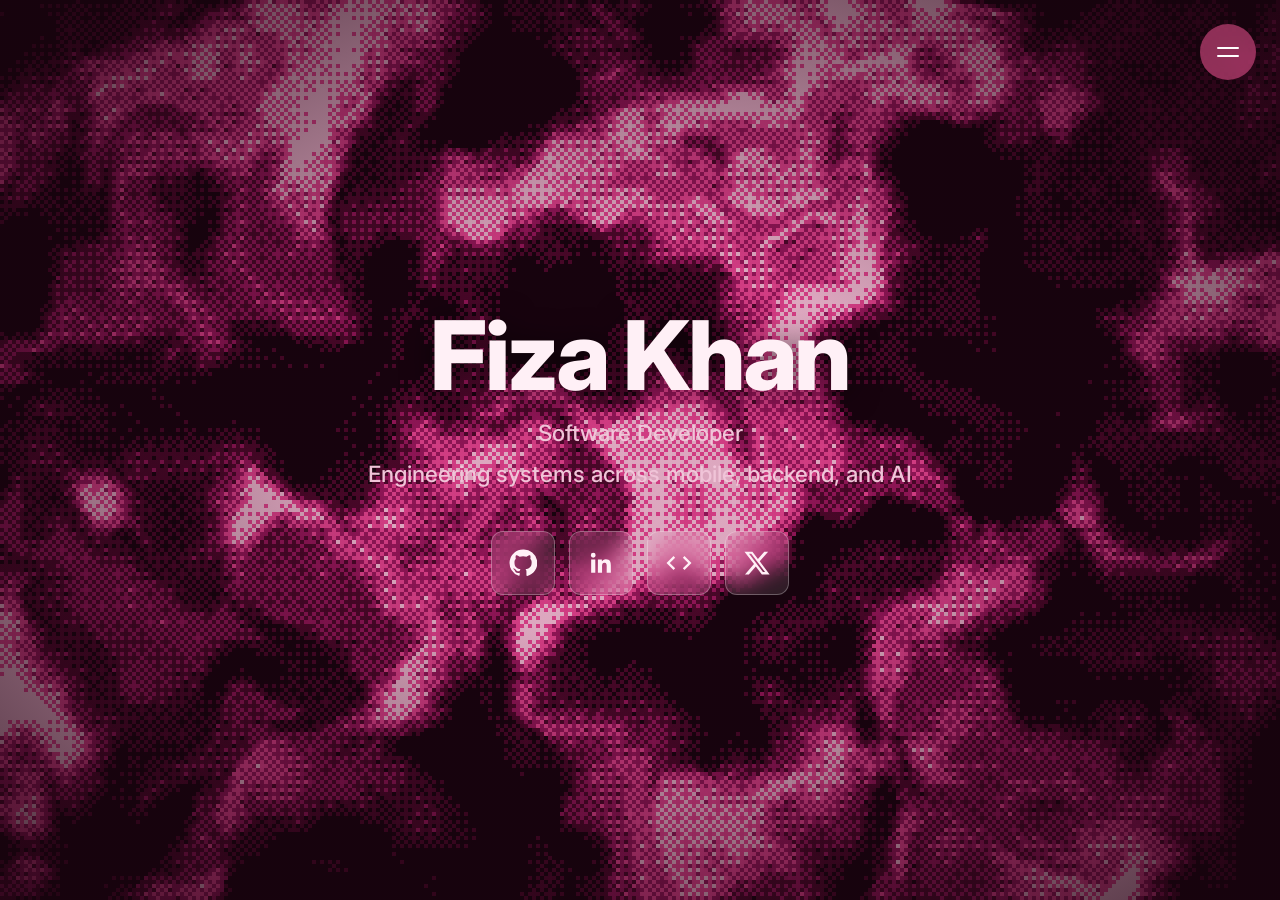
<file: index.html>
<!DOCTYPE html>
<html lang="en"><head><meta charset="utf-8">
<meta name="viewport" content="width=device-width, initial-scale=1, viewport-fit=cover">
<title>Fiza Khan</title><meta name="theme-color" content="#17030d">
<link rel="preconnect" href="https://fonts.googleapis.com"><link rel="preconnect" href="https://fonts.gstatic.com" crossorigin>
<link href="https://fonts.googleapis.com/css2?family=Inter:wght@400;500;700;800&display=swap" rel="stylesheet">
<link rel="stylesheet" href="site.css?v=1"></head>
<body>
<canvas id="bg" aria-hidden="true"></canvas><div class="shade"></div>
<button class="menu-btn" id="menuBtn" aria-label="Open menu" aria-expanded="false" aria-controls="menu"><span></span></button>
<nav class="menu" id="menu" aria-label="Site menu">
  <a class="pill" style="--i:0" href="#home">home</a>
  <a class="pill" style="--i:1" href="about.html">about</a>
  <a class="pill" style="--i:2" href="projects.html">projects</a>
  <a class="pill" style="--i:3" href="hackathon.html">hackathon</a>
  <a class="pill" style="--i:4" href="#soon">coming soon</a>
</nav>

<main class="view" id="home">
  <h1>Fiza Khan</h1>
  <p class="tagline">Software Developer</p>
  <p class="tagline">Engineering systems across mobile, backend, and AI </p>
  <nav class="links" aria-label="Links">
    <a class="btn" data-label="GitHub" aria-label="GitHub" href="https://github.com/inquisitivefiza" target="_blank" rel="noopener"><svg viewBox="0 0 24 24" aria-hidden="true"><path d="M12 .5a11.5 11.5 0 0 0-3.64 22.42c.58.1.79-.25.79-.56v-2c-3.2.7-3.87-1.37-3.87-1.37-.52-1.33-1.28-1.68-1.28-1.68-1.04-.71.08-.7.08-.7 1.15.08 1.76 1.19 1.76 1.19 1.03 1.76 2.7 1.25 3.35.96.1-.75.4-1.25.73-1.54-2.55-.29-5.24-1.28-5.24-5.69 0-1.26.45-2.29 1.19-3.1-.12-.29-.52-1.46.11-3.05 0 0 .97-.31 3.18 1.18a11 11 0 0 1 5.78 0c2.2-1.49 3.17-1.18 3.17-1.18.63 1.59.23 2.76.11 3.05.74.81 1.19 1.84 1.19 3.1 0 4.42-2.69 5.39-5.25 5.68.41.36.78 1.06.78 2.14v3.17c0 .31.21.67.8.56A11.5 11.5 0 0 0 12 .5Z"/></svg></a>
    <a class="btn" data-label="LinkedIn" aria-label="LinkedIn" href="https://www.linkedin.com/in/fiza-khan-09b18b296/" target="_blank" rel="noopener"><svg viewBox="0 0 24 24" aria-hidden="true"><path d="M20.45 20.45h-3.56v-5.57c0-1.33-.03-3.04-1.85-3.04-1.86 0-2.14 1.45-2.14 2.94v5.67H9.34V9h3.42v1.56h.05c.48-.9 1.64-1.85 3.37-1.85 3.6 0 4.27 2.37 4.27 5.46v6.28ZM5.34 7.43a2.06 2.06 0 1 1 0-4.13 2.06 2.06 0 0 1 0 4.13ZM7.12 20.45H3.56V9h3.56v11.45Z"/></svg></a>
    <a class="btn" data-label="Codolio" aria-label="Codolio" href="https://codolio.com/profile/Fiza312" target="_blank" rel="noopener"><svg viewBox="0 0 24 24" aria-hidden="true"><path d="M8.7 16.6 4.1 12l4.6-4.6L7.3 6l-6 6 6 6 1.4-1.4Zm6.6 0 4.6-4.6-4.6-4.6L16.7 6l6 6-6 6-1.4-1.4Z"/></svg></a>
    <a class="btn" data-label="X" aria-label="X (Twitter)" href="https://x.com/khanfiza3dec004" target="_blank" rel="noopener"><svg viewBox="0 0 24 24" aria-hidden="true"><path d="M18.244 2.25h3.308l-7.227 8.26 8.502 11.24H16.17l-5.214-6.817L4.99 21.75H1.68l7.73-8.835L1.254 2.25H8.08l4.713 6.231zm-1.161 17.52h1.833L7.084 4.126H5.117z"/></svg></a>
  </nav>
</main>
<section class="view page" id="soon" hidden><div><h2>coming soon</h2><p>Something new is on the way. Check back soon.</p></div></section>
<script src="bg.js"></script>
<script>
(() => {
  const btn = document.getElementById('menuBtn'), views = [...document.querySelectorAll('.view')];
  const set = o => { document.body.classList.toggle('open', o); btn.setAttribute('aria-expanded', o); btn.setAttribute('aria-label', o ? 'Close menu' : 'Open menu'); };
  const route = () => { const id = location.hash.slice(1); const v = views.find(v => v.id === id) || views[0]; views.forEach(x => x.hidden = x !== v); v.scrollTop = 0; set(false); };
  btn.addEventListener('click', () => set(!document.body.classList.contains('open')));
  addEventListener('keydown', e => { if (e.key === 'Escape') set(false); });
  document.querySelectorAll('.pill').forEach(a => a.addEventListener('click', () => { if (a.getAttribute('href').replace('index.html','') === (location.hash || '#home')) set(false); }));
  addEventListener('hashchange', route); route();
})();
</script></body></html>
</file>
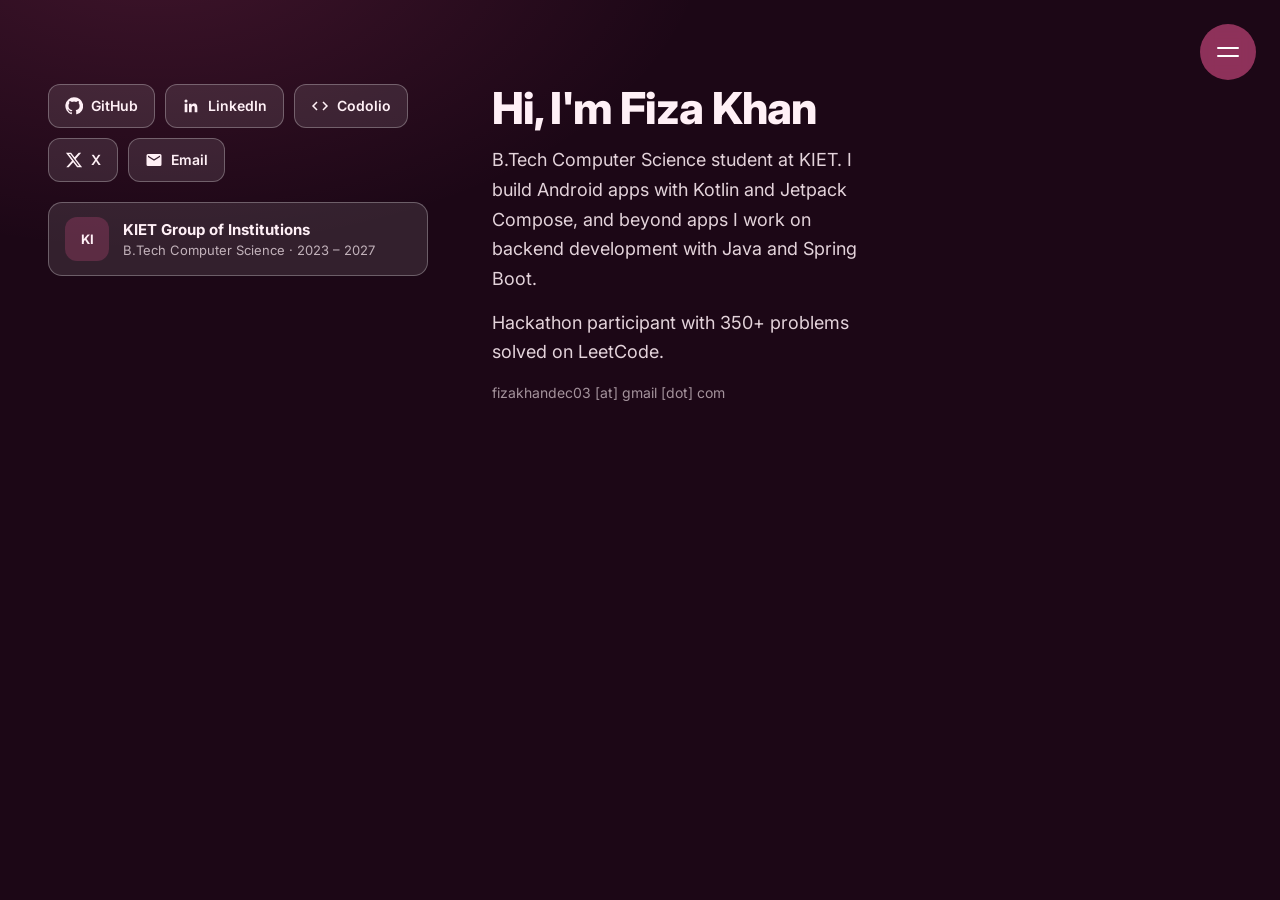
<file: about.html>
<!DOCTYPE html>
<html lang="en"><head><meta charset="utf-8">
<meta name="viewport" content="width=device-width, initial-scale=1, viewport-fit=cover">
<title>About | Fiza Khan</title><meta name="theme-color" content="#17030d">
<link rel="preconnect" href="https://fonts.googleapis.com"><link rel="preconnect" href="https://fonts.gstatic.com" crossorigin>
<link href="https://fonts.googleapis.com/css2?family=Inter:wght@400;500;700;800&display=swap" rel="stylesheet">
<link rel="stylesheet" href="site.css?v=1">
<style>
  /* Force left alignment, overriding any centering rules in site.css */
  .page#about,
  .about-grid,
  .about-side,
  .bio,
  .bio h2,
  .bio p,
  .exp,
  .edu-card,
  .abtns {
    text-align: left !important;
    margin-left: 0 !important;
    margin-right: 0 !important;
  }
  .about-grid {
    justify-content: flex-start !important;
    justify-items: start !important;
  }
  .edu-card,
  .abtn {
    justify-self: start !important;
  }
</style>
</head>
<body class="plain">
<button class="menu-btn" id="menuBtn" aria-label="Open menu" aria-expanded="false" aria-controls="menu"><span></span></button>
<nav class="menu" id="menu" aria-label="Site menu">
  <a class="pill" style="--i:0" href="index.html#home">home</a>
  <a class="pill" style="--i:1" href="about.html">about</a>
  <a class="pill" style="--i:2" href="projects.html">projects</a>
  <a class="pill" style="--i:3" href="hackathon.html">hackathon</a>
  <a class="pill" style="--i:4" href="index.html#soon">coming soon</a>
</nav>
<main class="page" id="about"><div class="about-grid">
  <div class="about-side">
    <div class="abtns">
        <a class="abtn" href="https://github.com/inquisitivefiza" target="_blank" rel="noopener"><svg viewBox="0 0 24 24" aria-hidden="true"><path d="M12 .5a11.5 11.5 0 0 0-3.64 22.42c.58.1.79-.25.79-.56v-2c-3.2.7-3.87-1.37-3.87-1.37-.52-1.33-1.28-1.68-1.28-1.68-1.04-.71.08-.7.08-.7 1.15.08 1.76 1.19 1.76 1.19 1.03 1.76 2.7 1.25 3.35.96.1-.75.4-1.25.73-1.54-2.55-.29-5.24-1.28-5.24-5.69 0-1.26.45-2.29 1.19-3.1-.12-.29-.52-1.46.11-3.05 0 0 .97-.31 3.18 1.18a11 11 0 0 1 5.78 0c2.2-1.49 3.17-1.18 3.17-1.18.63 1.59.23 2.76.11 3.05.74.81 1.19 1.84 1.19 3.1 0 4.42-2.69 5.39-5.25 5.68.41.36.78 1.06.78 2.14v3.17c0 .31.21.67.8.56A11.5 11.5 0 0 0 12 .5Z"/></svg>GitHub</a>
        <a class="abtn" href="https://www.linkedin.com/in/fiza-khan-09b18b296/" target="_blank" rel="noopener"><svg viewBox="0 0 24 24" aria-hidden="true"><path d="M20.45 20.45h-3.56v-5.57c0-1.33-.03-3.04-1.85-3.04-1.86 0-2.14 1.45-2.14 2.94v5.67H9.34V9h3.42v1.56h.05c.48-.9 1.64-1.85 3.37-1.85 3.6 0 4.27 2.37 4.27 5.46v6.28ZM5.34 7.43a2.06 2.06 0 1 1 0-4.13 2.06 2.06 0 0 1 0 4.13ZM7.12 20.45H3.56V9h3.56v11.45Z"/></svg>LinkedIn</a>
        <a class="abtn" href="https://codolio.com/profile/Fiza312" target="_blank" rel="noopener"><svg viewBox="0 0 24 24" aria-hidden="true"><path d="M8.7 16.6 4.1 12l4.6-4.6L7.3 6l-6 6 6 6 1.4-1.4Zm6.6 0 4.6-4.6-4.6-4.6L16.7 6l6 6-6 6-1.4-1.4Z"/></svg>Codolio</a>
        <a class="abtn" href="https://x.com/khanfiza3dec004" target="_blank" rel="noopener"><svg viewBox="0 0 24 24" aria-hidden="true"><path d="M18.244 2.25h3.308l-7.227 8.26 8.502 11.24H16.17l-5.214-6.817L4.99 21.75H1.68l7.73-8.835L1.254 2.25H8.08l4.713 6.231zm-1.161 17.52h1.833L7.084 4.126H5.117z"/></svg>X</a>
        <button class="abtn" type="button" id="mailBtn"><svg viewBox="0 0 24 24" aria-hidden="true"><path d="M20 4H4a2 2 0 0 0-2 2v12a2 2 0 0 0 2 2h16a2 2 0 0 0 2-2V6a2 2 0 0 0-2-2Zm0 4-8 5-8-5V6l8 5 8-5v2Z"/></svg>Email</button>
      </div>
    <div class="exp" aria-label="Education">
      <div class="edu-card"><span class="logo">KI</span><span><strong>KIET Group of Institutions</strong><small>B.Tech Computer Science · 2023 – 2027</small></span></div>
    </div>
  </div>
  <div class="bio">
    <h2>Hi, I'm Fiza Khan</h2>
    <p>B.Tech Computer Science student at KIET. I build Android apps with Kotlin and Jetpack Compose, and beyond apps I work on backend development with Java and Spring Boot.</p>
    <p>Hackathon participant with 350+ problems solved on LeetCode.</p>
    <p class="contact">fizakhandec03 [at] gmail [dot] com</p>
  </div>
</div></main>
<script>
(() => {
  const btn = document.getElementById('menuBtn');
  const set = o => { document.body.classList.toggle('open', o); btn.setAttribute('aria-expanded', o); btn.setAttribute('aria-label', o ? 'Close menu' : 'Open menu'); };
  btn.addEventListener('click', () => set(!document.body.classList.contains('open')));
  addEventListener('keydown', e => { if (e.key === 'Escape') set(false); });
  document.querySelector('.pill[href="about.html"]').addEventListener('click', e => { e.preventDefault(); set(false); });
  document.getElementById('mailBtn').addEventListener('click', () => { location.href = 'mailto:' + 'fizakhandec03' + '@' + 'gmail.com'; });
})();
</script></body></html>
</file>
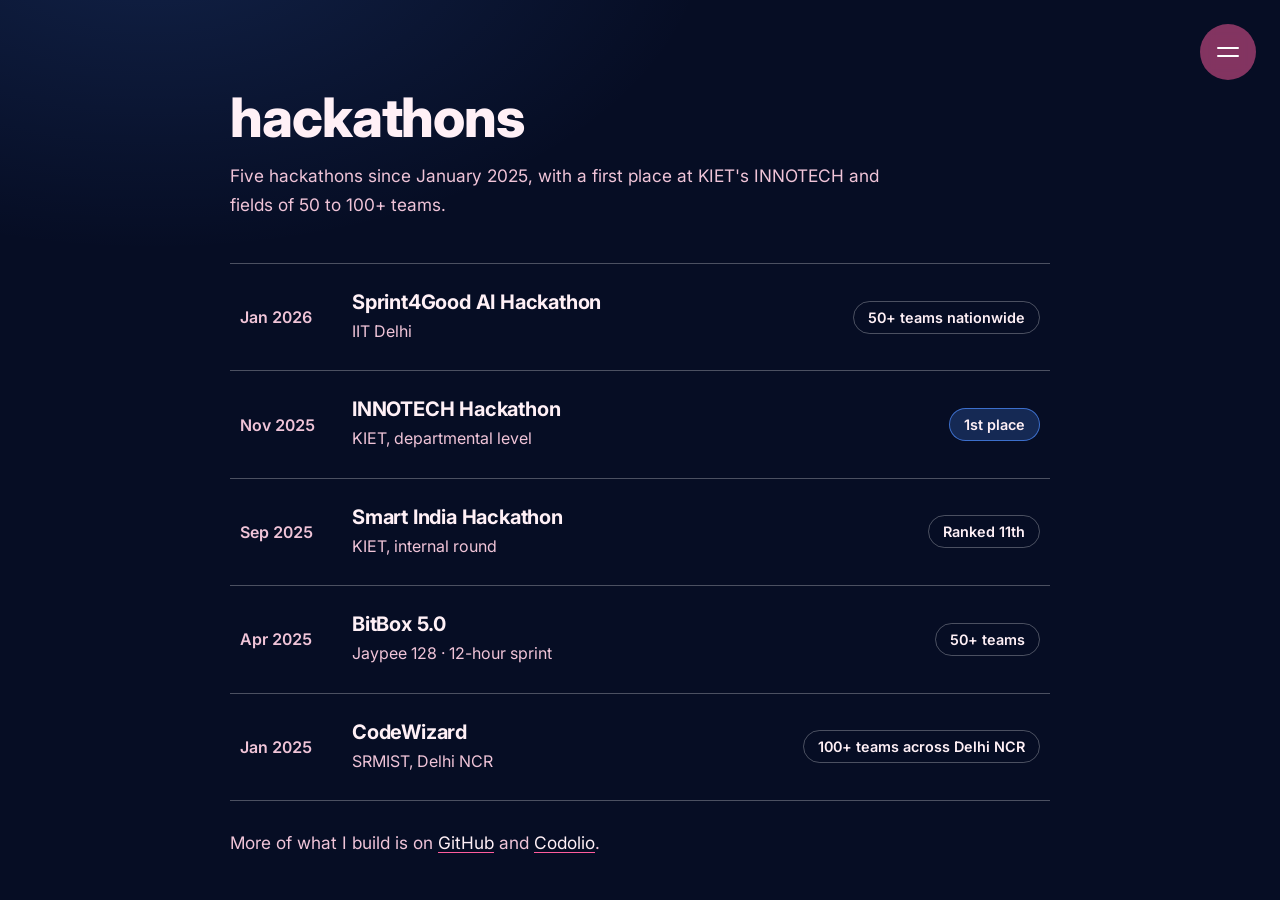
<file: hackathon.html>
<!DOCTYPE html>
<html lang="en">
<head>
<meta charset="utf-8">
<meta name="viewport" content="width=device-width, initial-scale=1, viewport-fit=cover">
<title>Hackathons | Fiza Khan</title>
<meta name="description" content="Hackathons Fiza Khan has competed in.">
<meta name="theme-color" content="#030817">
<link rel="preconnect" href="https://fonts.googleapis.com">
<link rel="preconnect" href="https://fonts.gstatic.com" crossorigin>
<link href="https://fonts.googleapis.com/css2?family=Inter:wght@400;500;700;800&display=swap" rel="stylesheet">
<link rel="stylesheet" href="site.css?v=3">
<style>
  body.plain { background: radial-gradient(900px 520px at 12% -8%, rgba(77,141,255,.16), transparent 62%), #060d24; }
  html { scroll-behavior: smooth; }
  /* scroll fix: site.css centres .page vertically, which clips tall content at the top */
  #hack { justify-content: flex-start; overflow-y: auto; -webkit-overflow-scrolling: touch; overscroll-behavior: contain; touch-action: pan-y; }
  #hack > div { width: min(820px, 100%); margin: 0 auto; flex: none; }
  #hack .lead { margin: 12px 0 0; }
  .rows { list-style: none; margin: 44px 0 0; padding: 0; border-top: 1px solid var(--edge); }
  .row {
    display: flex; align-items: center; gap: 24px; padding: 26px 10px; border-bottom: 1px solid var(--edge);
    transition: background .25s ease;
    animation: rise .5s cubic-bezier(.2,.8,.2,1) backwards; animation-delay: calc(var(--i) * 100ms + 80ms);
  }
  .row:hover { background: rgba(255,255,255,.05); }
  @keyframes rise { from { opacity: 0; transform: translateY(14px); } }
  .year { flex: none; width: 88px; white-space: nowrap; font-weight: 600; color: var(--ink-soft); font-variant-numeric: tabular-nums; }
  .what { flex: 1; min-width: 0; }
  .what h3 { margin: 0; font-size: 1.25rem; font-weight: 700; letter-spacing: -.01em; }
  #hack .what p { margin: 4px 0 0; font-size: 1rem; }
  .result {
    flex: none; padding: 7px 14px; border-radius: 999px; white-space: nowrap;
    font-size: .9rem; font-weight: 600; border: 1px solid var(--edge);
  }
  .result.win { background: rgba(77,141,255,.22); border-color: rgba(77,141,255,.7); }
  #hack .more { margin-top: 28px; }
  @media (max-width: 600px) {
    .row { flex-direction: column; align-items: flex-start; gap: 6px; padding: 20px 4px; }
    .year { width: auto; }
    .result { margin-top: 8px; }
  }
</style>
</head>
<body class="plain">

<button class="menu-btn" id="menuBtn" aria-label="Open menu" aria-expanded="false" aria-controls="menu"><span></span></button>
<nav class="menu" id="menu" aria-label="Site menu">
  <a class="pill" style="--i:0" href="index.html#home">home</a>
  <a class="pill" style="--i:1" href="about.html">about</a>
  <a class="pill" style="--i:2" href="projects.html">projects</a>
  <a class="pill" style="--i:3" href="hackathon.html">hackathon</a>
  <a class="pill" style="--i:4" href="index.html#soon">coming soon</a>
</nav>

<main class="page" id="hack"><div>
  <h2>hackathons</h2>
  <p class="lead">Five hackathons since January 2025, with a first place at KIET's INNOTECH and fields of 50 to 100+ teams.</p>

  <ol class="rows">
    <li class="row" style="--i:0">
      <span class="year">Jan 2026</span>
      <div class="what"><h3>Sprint4Good AI Hackathon</h3><p>IIT Delhi</p></div>
      <span class="result">50+ teams nationwide</span>
    </li>
    <li class="row" style="--i:1">
      <span class="year">Nov 2025</span>
      <div class="what"><h3>INNOTECH Hackathon</h3><p>KIET, departmental level</p></div>
      <span class="result win">1st place</span>
    </li>
    <li class="row" style="--i:2">
      <span class="year">Sep 2025</span>
      <div class="what"><h3>Smart India Hackathon</h3><p>KIET, internal round</p></div>
      <span class="result">Ranked 11th</span>
    </li>
    <li class="row" style="--i:3">
      <span class="year">Apr 2025</span>
      <div class="what"><h3>BitBox 5.0</h3><p>Jaypee 128 · 12-hour sprint</p></div>
      <span class="result">50+ teams</span>
    </li>
    <li class="row" style="--i:4">
      <span class="year">Jan 2025</span>
      <div class="what"><h3>CodeWizard</h3><p>SRMIST, Delhi NCR</p></div>
      <span class="result">100+ teams across Delhi NCR</span>
    </li>
  </ol>

  <p class="more">More of what I build is on <a href="https://github.com/inquisitivefiza" target="_blank" rel="noopener">GitHub</a> and <a href="https://codolio.com/profile/Fiza312" target="_blank" rel="noopener">Codolio</a>.</p>
</div></main>

<script>
(() => {
  const btn = document.getElementById('menuBtn');
  const set = o => {
    document.body.classList.toggle('open', o);
    btn.setAttribute('aria-expanded', o);
    btn.setAttribute('aria-label', o ? 'Close menu' : 'Open menu');
  };
  btn.addEventListener('click', () => set(!document.body.classList.contains('open')));
  addEventListener('keydown', e => { if (e.key === 'Escape') set(false); });
  // "hackathon" is this page, so just close the menu
  document.querySelector('.pill[href="hackathon.html"]').addEventListener('click', e => { e.preventDefault(); set(false); });
})();
</script>
</body>
</html>
</file>
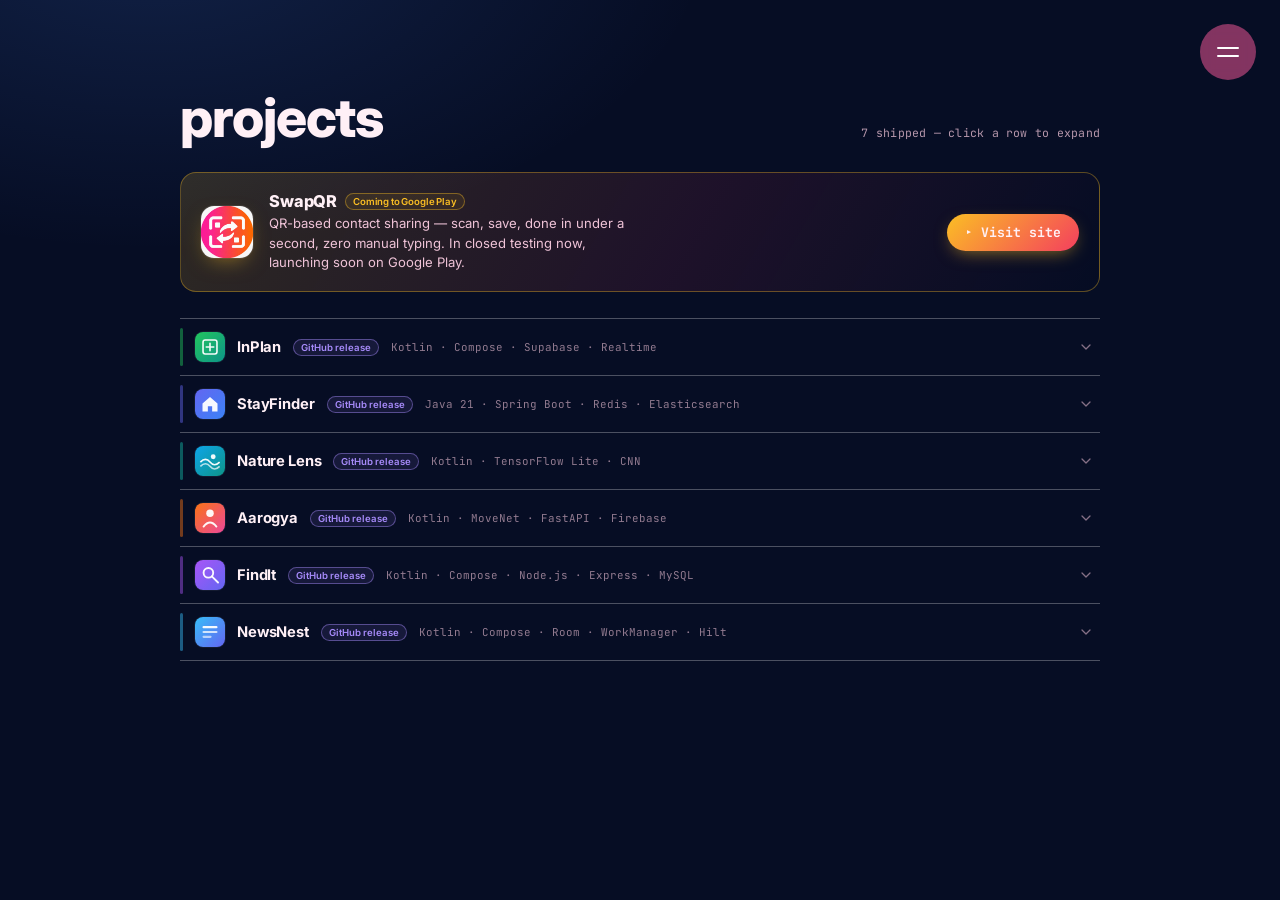
<file: projects.html>
<!DOCTYPE html>
<html lang="en">
<head>
<meta charset="utf-8">
<meta name="viewport" content="width=device-width, initial-scale=1, viewport-fit=cover">
<title>Projects | Fiza Khan</title>
<meta name="description" content="Projects by Fiza Khan.">
<meta name="theme-color" content="#030817">
<link rel="preconnect" href="https://fonts.googleapis.com">
<link rel="preconnect" href="https://fonts.gstatic.com" crossorigin>
<link href="https://fonts.googleapis.com/css2?family=Inter:wght@400;500;700;800&family=JetBrains+Mono:wght@400;500;600&display=swap" rel="stylesheet">
<link rel="stylesheet" href="site.css?v=3">
<style>
  body.plain { background: radial-gradient(900px 520px at 12% -8%, rgba(77,141,255,.16), transparent 62%), #060d24; }
  #proj > div { width: min(920px, 100%); }

  /* ---- header row ---- */
  .proj-head { display: flex; align-items: baseline; justify-content: space-between; gap: 12px; flex-wrap: wrap; }
  .proj-count { font-family: 'JetBrains Mono', monospace; font-size: .72rem; color: var(--ink-soft); letter-spacing: .02em; opacity: .75; }

  /* ---- manifest list ---- */
  .pmanifest { margin: 22px 0 0; border-top: 1px solid var(--edge); }

  .prow { border-bottom: 1px solid var(--edge); position: relative; }

  .prow summary {
    list-style: none; cursor: pointer; display: flex; align-items: center; gap: 12px;
    padding: 13px 6px 13px 15px; outline: none;
  }
  .prow summary::-webkit-details-marker { display: none; }
  .prow summary::marker { content: ''; }

  /* viewfinder brackets — the "lens" mark, appears on hover/focus/open */
  .prow summary::before, .prow summary::after { content: none; }
  .prow {
    transition: background .15s ease, transform .15s ease;
    animation: rowIn .5s cubic-bezier(.16,1,.3,1) backwards;
    animation-delay: calc(var(--i, 0) * 55ms);
  }
  @keyframes rowIn { from { opacity: 0; transform: translateY(7px); } to { opacity: 1; transform: none; } }
  @media (prefers-reduced-motion: reduce) { .prow { animation: none; } }
  .prow:hover, .prow:focus-within, .prow[open] { background: rgba(77,141,255,.045); transform: translateX(2px); }

  /* colour-coded accent bar — every row gets its project's hue, brightens on interaction */
  .prow::before {
    content: ''; position: absolute; left: 0; top: 9px; bottom: 9px; width: 3px; border-radius: 3px;
    background: var(--rc, var(--accent)); opacity: .45;
    transition: opacity .15s ease, width .15s ease;
  }
  .prow:hover::before, .prow:focus-within::before, .prow[open]::before { opacity: 1; width: 4px; }
  .prow summary { position: relative; }
  .prow summary .bracket { position: absolute; width: 8px; height: 8px; opacity: 0; transition: opacity .15s ease; pointer-events: none; }
  .prow summary .bracket.tl { top: 4px; left: -1px; border-top: 1.5px solid var(--accent); border-left: 1.5px solid var(--accent); }
  .prow summary .bracket.br { bottom: 4px; right: -1px; border-bottom: 1.5px solid var(--accent); border-right: 1.5px solid var(--accent); }
  .prow:hover summary .bracket, .prow:focus-within summary .bracket, .prow[open] summary .bracket { opacity: .8; }

  .prow-thumb { flex: none; width: 30px; height: 30px; border-radius: 8px; overflow: hidden; box-shadow: 0 0 0 1px rgba(255,255,255,.06); }
  .prow-thumb img, .prow-thumb svg { width: 100%; height: 100%; object-fit: cover; display: block; }

  .prow-name { font-weight: 700; font-size: .92rem; letter-spacing: -.01em; flex: none; }

  .pbadge {
    font-size: .6rem; font-weight: 600; padding: 2px 7px; border-radius: 999px;
    border: 1px solid rgba(251,191,36,.4); background: rgba(251,191,36,.08); color: #fbbf24;
    white-space: nowrap; flex: none;
  }
  .pbadge.release {
    border-color: rgba(167,139,250,.45); background: rgba(167,139,250,.1); color: #a78bfa;
  }
  .pbadge.demo {
    border-color: rgba(56,189,248,.45); background: rgba(56,189,248,.1); color: #38bdf8;
  }

  .prow-preview {
    font-family: 'JetBrains Mono', monospace; font-size: .68rem; color: var(--ink-soft);
    opacity: .6; white-space: nowrap; overflow: hidden; text-overflow: ellipsis;
    flex: 1 1 auto; min-width: 0;
  }

  .prow-chev {
    flex: none; width: 16px; height: 16px; color: var(--ink-soft); opacity: .55;
    transition: transform .18s ease;
  }
  .prow[open] .prow-chev { transform: rotate(180deg); }

  .pbody { padding: 2px 6px 18px 53px; animation: pfade .18s ease; }
  @keyframes pfade { from { opacity: 0; transform: translateY(-3px); } to { opacity: 1; transform: none; } }

  #proj .pdesc { margin: 0 0 12px; font-size: .84rem; line-height: 1.55; color: var(--ink-soft); text-align: left; max-width: 62ch; }

  .stack { display: flex; flex-wrap: wrap; gap: 5px; margin-bottom: 14px; }
  .stack span { padding: 2px 8px; border-radius: 999px; font-size: .66rem; font-weight: 500; font-family: 'JetBrains Mono', monospace; border: 1px solid var(--edge); color: var(--ink-soft); }

  .pgo {
    display: inline-block; padding: 6px 14px; border-radius: 999px;
    font-weight: 600; font-size: .78rem; color: var(--ink); text-decoration: none;
    border: 1px solid rgba(77,141,255,.7); background: rgba(77,141,255,.16);
    transition: background .2s ease;
  }
  .pgo:hover { background: rgba(77,141,255,.4); }

  .pgo.ghbtn {
    display: inline-flex; align-items: center; gap: 6px;
    border-color: rgba(167,139,250,.65); background: rgba(167,139,250,.14);
  }
  .pgo.ghbtn:hover { background: rgba(167,139,250,.32); }
  .pgo.ghbtn svg { width: 13px; height: 13px; flex: none; }

  .pgo.demobtn {
    display: inline-flex; align-items: center; gap: 6px;
    border-color: rgba(56,189,248,.65); background: rgba(56,189,248,.14);
  }
  .pgo.demobtn:hover { background: rgba(56,189,248,.32); }
  .pgo.demobtn svg { width: 11px; height: 11px; flex: none; }

  @media (max-width: 560px) {
    .prow-preview { display: none; }
    .pbody { padding-left: 15px; }
  }

  /* ---- SwapQR hero callout ---- */
  .proj-hero {
    display: flex; align-items: center; gap: 16px; margin: 22px 0 26px; padding: 18px 20px;
    border-radius: 16px; position: relative; overflow: hidden;
    background: linear-gradient(120deg, rgba(251,191,36,.16), rgba(244,63,94,.1) 55%, rgba(6,13,36,0));
    border: 1px solid rgba(251,191,36,.35);
    animation: rowIn .5s cubic-bezier(.16,1,.3,1) backwards; animation-delay: 40ms;
  }
  .proj-hero-icon {
    flex: none; width: 52px; height: 52px; border-radius: 13px; overflow: hidden;
    box-shadow: 0 8px 22px -8px rgba(251,191,36,.55), 0 0 0 1px rgba(255,255,255,.08);
    animation: vmFloat 2.6s ease-in-out infinite;
  }
  .proj-hero-icon img { width: 100%; height: 100%; object-fit: cover; display: block; }
  @keyframes vmFloat { 0%,100% { transform: translateY(0); } 50% { transform: translateY(-4px); } }
  @media (prefers-reduced-motion: reduce) { .proj-hero-icon { animation: none; } }

  .proj-hero-text { flex: 1 1 auto; min-width: 0; }
  .proj-hero-text h3 { margin: 0 0 3px; font-size: 1.02rem; font-weight: 800; letter-spacing: -.01em; display: flex; align-items: center; gap: 8px; flex-wrap: wrap; }
  .proj-hero-text p { margin: 0; font-size: .82rem; line-height: 1.5; color: var(--ink-soft); max-width: 46ch; }

  .proj-hero-cta {
    flex: none; padding: 10px 18px; border-radius: 999px; font-weight: 700; font-size: .82rem;
    font-family: 'JetBrains Mono', monospace; border: none; cursor: pointer; text-decoration: none;
    background: linear-gradient(135deg, #fbbf24, #f43f5e); color: #2a0a05;
    box-shadow: 0 6px 18px -6px rgba(251,191,36,.6); transition: transform .15s ease, box-shadow .15s ease;
    display: inline-block;
  }
  .proj-hero-cta:hover { transform: translateY(-1px); box-shadow: 0 10px 22px -6px rgba(251,191,36,.8); }

  @media (max-width: 560px) {
    .proj-hero { flex-wrap: wrap; }
    .proj-hero-cta { width: 100%; text-align: center; }
  }
</style>

</head>
<body class="plain">

<button class="menu-btn" id="menuBtn" aria-label="Open menu" aria-expanded="false" aria-controls="menu"><span></span></button>
<nav class="menu" id="menu" aria-label="Site menu">
  <a class="pill" style="--i:0" href="index.html#home">home</a>
  <a class="pill" style="--i:1" href="about.html">about</a>
  <a class="pill" style="--i:2" href="projects.html">projects</a>
  <a class="pill" style="--i:3" href="hackathon.html">hackathon</a>
  <a class="pill" style="--i:4" href="index.html#soon">coming soon</a>
</nav>

<main class="page" id="proj"><div>

  <div class="proj-head">
    <h2>projects</h2>
    <span class="proj-count">7 shipped — click a row to expand</span>
  </div>

  <div class="proj-hero">
    <div class="proj-hero-icon"><img src="swapqr-logo.jpg" alt="SwapQR logo"></div>
    <div class="proj-hero-text">
      <h3>SwapQR <span class="pbadge">Coming to Google Play</span></h3>
      <p>QR-based contact sharing — scan, save, done in under a second, zero manual typing. In closed testing now, launching soon on Google Play.</p>
    </div>
    <a class="proj-hero-cta" href="https://swapqrr.vercel.app/" target="_blank" rel="noopener">▸ Visit site</a>
  </div>

  <div class="pmanifest">

    <details class="prow" style="--rc:#22c55e;--i:0">
      <summary>
        <span class="bracket tl"></span><span class="bracket br"></span>
        <span class="prow-thumb">
          <svg viewBox="0 0 112 112" xmlns="http://www.w3.org/2000/svg">
            <defs><linearGradient id="ipgrad" x1="0" y1="0" x2="1" y2="1"><stop offset="0" stop-color="#22c55e"/><stop offset="1" stop-color="#0d9488"/></linearGradient></defs>
            <rect width="112" height="112" fill="url(#ipgrad)"/>
            <rect x="30" y="30" width="52" height="52" rx="8" fill="none" stroke="#fff" stroke-width="6" opacity="0.95"/>
            <path d="M42 56 h28 M56 42 v28" stroke="#fff" stroke-width="6" stroke-linecap="round" opacity="0.95"/>
          </svg>
        </span>
        <span class="prow-name">InPlan</span>
        <span class="pbadge release">GitHub release</span>
        <span class="prow-preview">Kotlin · Compose · Supabase · Realtime</span>
        <svg class="prow-chev" viewBox="0 0 20 20" fill="none"><path d="M5 7.5L10 12.5L15 7.5" stroke="currentColor" stroke-width="1.6" stroke-linecap="round" stroke-linejoin="round"/></svg>
      </summary>
      <div class="pbody">
        <p class="pdesc">Group expense tracker for trips — Supabase-backed with Row Level Security scoping every read to trip membership, Realtime-propagated balances, and Splitwise-style debt-minimizing settlement that collapses an N-person trip's debts to at most N−1 transactions.</p>
        <div class="stack"><span>Kotlin</span><span>Jetpack Compose</span><span>Supabase</span><span>Postgres</span><span>Realtime</span></div>
        <a class="pgo ghbtn" href="https://github.com/curiousfalak/inplan/releases/tag/v1.0.0" target="_blank" rel="noopener"><svg viewBox="0 0 16 16" fill="currentColor"><path d="M8 0C3.58 0 0 3.58 0 8a8 8 0 0 0 5.47 7.59c.4.07.55-.17.55-.38v-1.49c-2.22.48-2.69-1.07-2.69-1.07-.36-.93-.89-1.17-.89-1.17-.72-.5.06-.49.06-.49.8.06 1.22.82 1.22.82.71 1.22 1.87.87 2.33.66.07-.52.28-.87.5-1.07-1.78-.2-3.64-.89-3.64-3.95 0-.87.31-1.59.82-2.15-.08-.2-.36-1.02.08-2.12 0 0 .67-.21 2.2.82a7.6 7.6 0 0 1 4 0c1.53-1.03 2.2-.82 2.2-.82.44 1.1.16 1.92.08 2.12.51.56.82 1.28.82 2.15 0 3.07-1.87 3.75-3.65 3.95.29.25.54.73.54 1.48v2.2c0 .21.15.46.55.38A8 8 0 0 0 16 8c0-4.42-3.58-8-8-8Z"/></svg>GitHub release</a>
      </div>
    </details>

    <details class="prow" style="--rc:#6366f1;--i:1">
      <summary>
        <span class="bracket tl"></span><span class="bracket br"></span>
        <span class="prow-thumb">
          <svg viewBox="0 0 112 112" xmlns="http://www.w3.org/2000/svg">
            <defs><linearGradient id="sfgrad" x1="0" y1="0" x2="1" y2="1"><stop offset="0" stop-color="#6366f1"/><stop offset="1" stop-color="#3b82f6"/></linearGradient></defs>
            <rect width="112" height="112" fill="url(#sfgrad)"/>
            <path d="M56 30 L84 54 L84 84 L64 84 L64 64 L48 64 L48 84 L28 84 L28 54 Z" fill="#fff" opacity="0.95"/>
          </svg>
        </span>
        <span class="prow-name">StayFinder</span>
        <span class="pbadge release">GitHub release</span>
        <span class="prow-preview">Java 21 · Spring Boot · Redis · Elasticsearch</span>
        <svg class="prow-chev" viewBox="0 0 20 20" fill="none"><path d="M5 7.5L10 12.5L15 7.5" stroke="currentColor" stroke-width="1.6" stroke-linecap="round" stroke-linejoin="round"/></svg>
      </summary>
      <div class="pbody">
        <p class="pdesc">Per-listing distributed locks in Redis serialize concurrent booking attempts down to a single winner, layered over an Elasticsearch index spanning thousands of listings and an IP-scoped rate limiter capped at 100 req/min.</p>
        <div class="stack"><span>Java 21</span><span>Spring Boot</span><span>PostgreSQL</span><span>Redis</span><span>Elasticsearch</span></div>
        <a class="pgo ghbtn" href="https://github.com/curiousfalak/stayfinder/releases/tag/v1.0.0" target="_blank" rel="noopener"><svg viewBox="0 0 16 16" fill="currentColor"><path d="M8 0C3.58 0 0 3.58 0 8a8 8 0 0 0 5.47 7.59c.4.07.55-.17.55-.38v-1.49c-2.22.48-2.69-1.07-2.69-1.07-.36-.93-.89-1.17-.89-1.17-.72-.5.06-.49.06-.49.8.06 1.22.82 1.22.82.71 1.22 1.87.87 2.33.66.07-.52.28-.87.5-1.07-1.78-.2-3.64-.89-3.64-3.95 0-.87.31-1.59.82-2.15-.08-.2-.36-1.02.08-2.12 0 0 .67-.21 2.2.82a7.6 7.6 0 0 1 4 0c1.53-1.03 2.2-.82 2.2-.82.44 1.1.16 1.92.08 2.12.51.56.82 1.28.82 2.15 0 3.07-1.87 3.75-3.65 3.95.29.25.54.73.54 1.48v2.2c0 .21.15.46.55.38A8 8 0 0 0 16 8c0-4.42-3.58-8-8-8Z"/></svg>GitHub release</a>
      </div>
    </details>

    <details class="prow" style="--rc:#14b8a6;--i:2">
      <summary>
        <span class="bracket tl"></span><span class="bracket br"></span>
        <span class="prow-thumb">
          <svg viewBox="0 0 112 112" xmlns="http://www.w3.org/2000/svg">
            <defs><linearGradient id="nlgrad" x1="0" y1="0" x2="1" y2="1"><stop offset="0" stop-color="#0ea5e9"/><stop offset="1" stop-color="#0d9488"/></linearGradient></defs>
            <rect width="112" height="112" fill="url(#nlgrad)"/>
            <path d="M20 60 Q40 40 56 60 T92 60" stroke="#fff" stroke-width="6" fill="none" opacity="0.95"/>
            <path d="M20 76 Q40 56 56 76 T92 76" stroke="#fff" stroke-width="6" fill="none" opacity="0.7"/>
            <circle cx="68" cy="40" r="9" fill="#fff" opacity="0.95"/>
          </svg>
        </span>
        <span class="prow-name">Nature Lens</span>
        <span class="pbadge release">GitHub release</span>
        <span class="prow-preview">Kotlin · TensorFlow Lite · CNN</span>
        <svg class="prow-chev" viewBox="0 0 20 20" fill="none"><path d="M5 7.5L10 12.5L15 7.5" stroke="currentColor" stroke-width="1.6" stroke-linecap="round" stroke-linejoin="round"/></svg>
      </summary>
      <div class="pbody">
        <p class="pdesc">On-device CNN classifier (TFLite) spanning 9 marine species, auto-geotagging each sighting and firing a local alert the moment a threatened species is logged.</p>
        <div class="stack"><span>Kotlin</span><span>Jetpack Compose</span><span>TensorFlow Lite</span><span>CNN</span></div>
        <a class="pgo ghbtn" href="https://github.com/curiousfalak/bitbox_bytecrafters/releases/tag/v1.0.0" target="_blank" rel="noopener"><svg viewBox="0 0 16 16" fill="currentColor"><path d="M8 0C3.58 0 0 3.58 0 8a8 8 0 0 0 5.47 7.59c.4.07.55-.17.55-.38v-1.49c-2.22.48-2.69-1.07-2.69-1.07-.36-.93-.89-1.17-.89-1.17-.72-.5.06-.49.06-.49.8.06 1.22.82 1.22.82.71 1.22 1.87.87 2.33.66.07-.52.28-.87.5-1.07-1.78-.2-3.64-.89-3.64-3.95 0-.87.31-1.59.82-2.15-.08-.2-.36-1.02.08-2.12 0 0 .67-.21 2.2.82a7.6 7.6 0 0 1 4 0c1.53-1.03 2.2-.82 2.2-.82.44 1.1.16 1.92.08 2.12.51.56.82 1.28.82 2.15 0 3.07-1.87 3.75-3.65 3.95.29.25.54.73.54 1.48v2.2c0 .21.15.46.55.38A8 8 0 0 0 16 8c0-4.42-3.58-8-8-8Z"/></svg>GitHub release</a>
      </div>
    </details>

    <details class="prow" style="--rc:#f97316;--i:3">
      <summary>
        <span class="bracket tl"></span><span class="bracket br"></span>
        <span class="prow-thumb">
          <svg viewBox="0 0 112 112" xmlns="http://www.w3.org/2000/svg">
            <defs><linearGradient id="aagrad" x1="0" y1="0" x2="1" y2="1"><stop offset="0" stop-color="#f97316"/><stop offset="1" stop-color="#ec4899"/></linearGradient></defs>
            <rect width="112" height="112" fill="url(#aagrad)"/>
            <circle cx="56" cy="38" r="14" fill="#fff" opacity="0.95"/>
            <path d="M32 88 Q56 58 80 88" stroke="#fff" stroke-width="7" fill="none" opacity="0.95" stroke-linecap="round"/>
          </svg>
        </span>
        <span class="prow-name">Aarogya</span>
        <span class="pbadge release">GitHub release</span>
        <span class="prow-preview">Kotlin · MoveNet · FastAPI · Firebase</span>
        <svg class="prow-chev" viewBox="0 0 20 20" fill="none"><path d="M5 7.5L10 12.5L15 7.5" stroke="currentColor" stroke-width="1.6" stroke-linecap="round" stroke-linejoin="round"/></svg>
      </summary>
      <div class="pbody">
        <p class="pdesc">MoveNet + MediaPipe pose pipeline tracking 33 body landmarks per frame for real-time form correction, with biometric state synced live through the Fitbit and Wear OS APIs.</p>
        <div class="stack"><span>Kotlin</span><span>TensorFlow Lite</span><span>MoveNet</span><span>FastAPI</span><span>Firebase</span></div>
        <a class="pgo ghbtn" href="https://github.com/curiousfalak/Aarogya/releases/tag/v1.0.0" target="_blank" rel="noopener"><svg viewBox="0 0 16 16" fill="currentColor"><path d="M8 0C3.58 0 0 3.58 0 8a8 8 0 0 0 5.47 7.59c.4.07.55-.17.55-.38v-1.49c-2.22.48-2.69-1.07-2.69-1.07-.36-.93-.89-1.17-.89-1.17-.72-.5.06-.49.06-.49.8.06 1.22.82 1.22.82.71 1.22 1.87.87 2.33.66.07-.52.28-.87.5-1.07-1.78-.2-3.64-.89-3.64-3.95 0-.87.31-1.59.82-2.15-.08-.2-.36-1.02.08-2.12 0 0 .67-.21 2.2.82a7.6 7.6 0 0 1 4 0c1.53-1.03 2.2-.82 2.2-.82.44 1.1.16 1.92.08 2.12.51.56.82 1.28.82 2.15 0 3.07-1.87 3.75-3.65 3.95.29.25.54.73.54 1.48v2.2c0 .21.15.46.55.38A8 8 0 0 0 16 8c0-4.42-3.58-8-8-8Z"/></svg>GitHub release</a>
      </div>
    </details>

    <details class="prow" style="--rc:#a855f7;--i:4">
      <summary>
        <span class="bracket tl"></span><span class="bracket br"></span>
        <span class="prow-thumb">
          <svg viewBox="0 0 112 112" xmlns="http://www.w3.org/2000/svg">
            <defs><linearGradient id="figrad" x1="0" y1="0" x2="1" y2="1"><stop offset="0" stop-color="#a855f7"/><stop offset="1" stop-color="#6366f1"/></linearGradient></defs>
            <rect width="112" height="112" fill="url(#figrad)"/>
            <circle cx="50" cy="48" r="18" fill="none" stroke="#fff" stroke-width="7" opacity="0.95"/>
            <line x1="63" y1="61" x2="86" y2="84" stroke="#fff" stroke-width="7" stroke-linecap="round" opacity="0.95"/>
          </svg>
        </span>
        <span class="prow-name">FindIt</span>
        <span class="pbadge release">GitHub release</span>
        <span class="prow-preview">Kotlin · Compose · Node.js · Express · MySQL</span>
        <svg class="prow-chev" viewBox="0 0 20 20" fill="none"><path d="M5 7.5L10 12.5L15 7.5" stroke="currentColor" stroke-width="1.6" stroke-linecap="round" stroke-linejoin="round"/></svg>
      </summary>
      <div class="pbody">
        <p class="pdesc">Lost-and-found matching engine for campuses — every post is reduced to a 64-bit perceptual hash and compared by Hamming distance, so near-duplicate photos (different crop, lighting, angle) still resolve to the same item with zero manual tagging, turning a raw photo search into a ranked similarity list.</p>
        <div class="stack"><span>Kotlin</span><span>Jetpack Compose</span><span>Node.js</span><span>Express</span><span>MySQL</span><span>Docker</span></div>
        <a class="pgo ghbtn" href="https://github.com/inquisitivefiza/findit/releases/tag/v1.0.0" target="_blank" rel="noopener"><svg viewBox="0 0 16 16" fill="currentColor"><path d="M8 0C3.58 0 0 3.58 0 8a8 8 0 0 0 5.47 7.59c.4.07.55-.17.55-.38v-1.49c-2.22.48-2.69-1.07-2.69-1.07-.36-.93-.89-1.17-.89-1.17-.72-.5.06-.49.06-.49.8.06 1.22.82 1.22.82.71 1.22 1.87.87 2.33.66.07-.52.28-.87.5-1.07-1.78-.2-3.64-.89-3.64-3.95 0-.87.31-1.59.82-2.15-.08-.2-.36-1.02.08-2.12 0 0 .67-.21 2.2.82a7.6 7.6 0 0 1 4 0c1.53-1.03 2.2-.82 2.2-.82.44 1.1.16 1.92.08 2.12.51.56.82 1.28.82 2.15 0 3.07-1.87 3.75-3.65 3.95.29.25.54.73.54 1.48v2.2c0 .21.15.46.55.38A8 8 0 0 0 16 8c0-4.42-3.58-8-8-8Z"/></svg>GitHub release</a>
      </div>
    </details>

    <details class="prow" style="--rc:#38bdf8;--i:5">
      <summary>
        <span class="bracket tl"></span><span class="bracket br"></span>
        <span class="prow-thumb">
          <svg viewBox="0 0 112 112" xmlns="http://www.w3.org/2000/svg">
            <defs><linearGradient id="nngrad" x1="0" y1="0" x2="1" y2="1"><stop offset="0" stop-color="#38bdf8"/><stop offset="1" stop-color="#6366f1"/></linearGradient></defs>
            <rect width="112" height="112" fill="url(#nngrad)"/>
            <rect x="28" y="34" width="56" height="8" rx="4" fill="#fff" opacity="0.95"/>
            <rect x="28" y="52" width="56" height="8" rx="4" fill="#fff" opacity="0.75"/>
            <rect x="28" y="70" width="34" height="8" rx="4" fill="#fff" opacity="0.6"/>
          </svg>
        </span>
        <span class="prow-name">NewsNest</span>
        <span class="pbadge release">GitHub release</span>
        <span class="prow-preview">Kotlin · Compose · Room · WorkManager · Hilt</span>
        <svg class="prow-chev" viewBox="0 0 20 20" fill="none"><path d="M5 7.5L10 12.5L15 7.5" stroke="currentColor" stroke-width="1.6" stroke-linecap="round" stroke-linejoin="round"/></svg>
      </summary>
      <div class="pbody">
        <p class="pdesc">Offline-first Android reader — Room is the single source of truth feeding a reactive Flow straight into Compose, zero blank-screen loads. WorkManager syncs 5 categories every 15 minutes on unmetered networks only; search runs client-side over the cache with a 300ms debounce, no extra API calls.</p>
        <div class="stack"><span>Kotlin</span><span>Jetpack Compose</span><span>Clean Architecture</span><span>Room</span><span>WorkManager</span><span>Hilt</span></div>
        <a class="pgo ghbtn" href="https://github.com/inquisitivefiza/NewsNest/releases/tag/v1.0.0" target="_blank" rel="noopener"><svg viewBox="0 0 16 16" fill="currentColor"><path d="M8 0C3.58 0 0 3.58 0 8a8 8 0 0 0 5.47 7.59c.4.07.55-.17.55-.38v-1.49c-2.22.48-2.69-1.07-2.69-1.07-.36-.93-.89-1.17-.89-1.17-.72-.5.06-.49.06-.49.8.06 1.22.82 1.22.82.71 1.22 1.87.87 2.33.66.07-.52.28-.87.5-1.07-1.78-.2-3.64-.89-3.64-3.95 0-.87.31-1.59.82-2.15-.08-.2-.36-1.02.08-2.12 0 0 .67-.21 2.2.82a7.6 7.6 0 0 1 4 0c1.53-1.03 2.2-.82 2.2-.82.44 1.1.16 1.92.08 2.12.51.56.82 1.28.82 2.15 0 3.07-1.87 3.75-3.65 3.95.29.25.54.73.54 1.48v2.2c0 .21.15.46.55.38A8 8 0 0 0 16 8c0-4.42-3.58-8-8-8Z"/></svg>GitHub release</a>
      </div>
    </details>

  </div>
</div></main>


<script>
(() => {
  const btn = document.getElementById('menuBtn');
  const set = o => {
    document.body.classList.toggle('open', o);
    btn.setAttribute('aria-expanded', o);
    btn.setAttribute('aria-label', o ? 'Close menu' : 'Open menu');
  };
  btn.addEventListener('click', () => set(!document.body.classList.contains('open')));
  addEventListener('keydown', e => { if (e.key === 'Escape') set(false); });
  // "projects" is this page, so just close the menu
  document.querySelector('.pill[href="projects.html"]').addEventListener('click', e => { e.preventDefault(); set(false); });

  // only one manifest row open at a time, for a tidier scan
  document.querySelectorAll('.prow').forEach(row => {
    row.addEventListener('toggle', () => {
      if (!row.open) return;
      document.querySelectorAll('.prow').forEach(o => { if (o !== row) o.open = false; });
    });
  });
})();

</script>
</body>
</html>
</file>
<file: site.css>
:root{--bg:#17030d;--ink:#fff0f6;--ink-soft:#f0c4d8;--glass:rgba(255,255,255,.10);--glass-strong:rgba(255,255,255,.18);--edge:rgba(255,255,255,.28);--acc-rgb:255,92,157;--accent:rgb(var(--acc-rgb))}
*{box-sizing:border-box;margin:0}
html,body{height:100%}
body{background:var(--bg);color:var(--ink);font-family:"Inter",system-ui,-apple-system,"Segoe UI",Roboto,sans-serif;overflow:hidden;-webkit-font-smoothing:antialiased}
body.plain{background:radial-gradient(900px 520px at 12% -8%,rgba(var(--acc-rgb),.16),transparent 62%),#1c0716;overflow-x:hidden}
#bg{position:fixed;inset:0;width:100%;height:100%;image-rendering:pixelated}
.shade{position:fixed;inset:0;pointer-events:none;background:radial-gradient(ellipse at center,rgba(23,3,13,.15) 30%,rgba(23,3,13,.78) 100%)}
main.view{position:relative;height:100%;display:flex;flex-direction:column;align-items:center;justify-content:center;padding:env(safe-area-inset-top,0px) 24px env(safe-area-inset-bottom,0px);text-align:center}
h1{font-size:clamp(2.6rem,9vw,6rem);font-weight:800;letter-spacing:-.03em;line-height:1.05;text-shadow:0 2px 30px rgba(0,0,0,.55)}
.tagline{margin-top:14px;font-size:clamp(1rem,2.4vw,1.4rem);font-weight:500;color:var(--ink-soft)}
.links{display:flex;gap:14px;margin-top:44px;flex-wrap:wrap;justify-content:center}
.btn{position:relative;width:64px;height:64px;display:grid;place-items:center;color:var(--ink);background:var(--glass);border:1px solid var(--edge);border-radius:12px;backdrop-filter:blur(10px);-webkit-backdrop-filter:blur(10px);text-decoration:none;transition:transform .18s,background .18s,border-color .18s}
.btn svg{width:28px;height:28px;fill:currentColor}
.btn:hover{transform:translateY(-3px);background:var(--glass-strong);border-color:rgba(255,255,255,.55)}
.btn::after{content:attr(data-label);position:absolute;top:calc(100% + 10px);left:50%;transform:translate(-50%,-4px);opacity:0;pointer-events:none;white-space:nowrap;font-size:.8rem;padding:5px 10px;border-radius:8px;background:rgba(30,4,18,.92);border:1px solid var(--edge);transition:opacity .15s,transform .15s}
.btn:hover::after,.btn:focus-visible::after{opacity:1;transform:translate(-50%,0)}
:focus-visible{outline:2px solid #fff;outline-offset:3px}
.menu-btn{position:fixed;z-index:20;top:calc(env(safe-area-inset-top,0px) + 24px);right:24px;width:56px;height:56px;border-radius:50%;border:0;cursor:pointer;color:#fff;background:rgba(var(--acc-rgb),.5);backdrop-filter:blur(8px);-webkit-backdrop-filter:blur(8px);display:grid;place-items:center;transition:transform .18s,background .18s}
.menu-btn:hover{background:rgba(var(--acc-rgb),.8);transform:scale(1.06)}
.menu-btn span,.menu-btn span::before{display:block;width:22px;height:2px;background:currentColor;border-radius:2px;transition:transform .25s}
.menu-btn span{position:relative;transform:translateY(-4px)}
.menu-btn span::before{content:"";position:absolute;top:8px}
.menu-btn[aria-expanded=true] span{transform:rotate(45deg)}
.menu-btn[aria-expanded=true] span::before{transform:translateY(-8px) rotate(-90deg);top:8px}
[hidden]{display:none!important}
.menu{position:fixed;inset:0;z-index:15;overflow:hidden;perspective:1400px;background:rgba(23,3,13,.55);backdrop-filter:blur(18px);-webkit-backdrop-filter:blur(18px);opacity:0;visibility:hidden;transition:opacity .3s,visibility 0s .3s}
body.open .menu{opacity:1;visibility:visible;transition:opacity .3s,visibility 0s}
.pill{--l:0%;--t:0%;--w:30vw;--r:0deg;--ry:0deg;--s:1;position:absolute;left:var(--l);top:var(--t);width:var(--w);height:clamp(90px,22vh,180px);max-width:calc(100vw - 24px);display:grid;place-items:center;padding:0 24px;text-align:center;border:1px solid rgba(255,255,255,.4);border-radius:999px;background:rgba(23,3,13,.4);color:var(--ink);text-decoration:none;font-size:clamp(1.5rem,3.6vw,2.8rem);font-weight:500;transform:rotate(var(--r)) rotateY(var(--ry)) scale(var(--s));transition:background .2s,border-color .2s,transform .3s cubic-bezier(.2,.8,.2,1)}
.pill:hover,.pill:focus-visible{--s:1.04;background:rgba(var(--acc-rgb),.25);border-color:var(--accent);z-index:1}
.pill:nth-child(1){--l:4%;--t:19%;--w:29vw;--r:-6deg;--ry:9deg}
.pill:nth-child(2){--l:35%;--t:15%;--w:30vw;--r:4deg;--ry:-6deg}
.pill:nth-child(3){--l:67%;--t:21%;--w:29vw;--r:7deg;--ry:-10deg}
.pill:nth-child(4){--l:9%;--t:53%;--w:29vw;--r:5deg;--ry:8deg}
.pill:nth-child(5){--l:41%;--t:50%;--w:32vw;--r:-6deg;--ry:-5deg}
body.open .pill{animation:pillIn .55s cubic-bezier(.2,.8,.2,1) both;animation-delay:calc(var(--i)*70ms)}
@keyframes pillIn{from{opacity:0;transform:translateY(40px) rotate(calc(var(--r)*2.5)) rotateY(var(--ry)) scale(.9)}}
.page{position:fixed;inset:0;overflow-y:auto;display:flex;flex-direction:column;align-items:center;padding:calc(env(safe-area-inset-top,0px) + 110px) 24px 60px}
.page>div{width:min(820px,100%)}
.page h2{font-size:clamp(2rem,6vw,3.4rem);font-weight:800;letter-spacing:-.02em}
.page p{margin-top:18px;line-height:1.65;color:var(--ink-soft);font-size:1.08rem;max-width:60ch}
.page a{color:var(--ink);text-decoration-color:var(--accent);text-underline-offset:3px}
/* about */
body.plain main.page{position:fixed;inset:0;display:block;overflow-y:auto;overflow-x:hidden;-webkit-overflow-scrolling:touch;scroll-behavior:smooth;overscroll-behavior:contain;padding:calc(84px + env(safe-area-inset-top,0px)) clamp(18px,5vw,48px) calc(60px + env(safe-area-inset-bottom,0px))}
body.plain main.page>div{margin-left:auto;margin-right:auto}
.about-grid{display:grid;grid-template-columns:minmax(280px,380px) minmax(0,1fr);gap:clamp(28px,5vw,64px);align-items:start;max-width:960px;margin:0 auto}
.about-side{display:flex;flex-direction:column;gap:20px;min-width:0}
.abtns{display:flex;flex-wrap:wrap;gap:10px}
.abtn{display:inline-flex;align-items:center;gap:8px;min-height:44px;padding:0 16px;border-radius:12px;font:600 14px/1 Inter,system-ui,sans-serif;color:var(--ink);text-decoration:none;cursor:pointer;background:var(--glass);border:1px solid var(--edge);transition:background .18s,border-color .18s,transform .18s}
.abtn svg{width:18px;height:18px;fill:currentColor}
.abtn:hover{background:var(--glass-strong);border-color:var(--accent);transform:translateY(-2px)}
.exp{display:flex;flex-direction:column;gap:12px}
.edu-card{display:flex;align-items:center;gap:14px;padding:14px 16px;border-radius:14px;background:var(--glass);border:1px solid var(--edge)}
.logo{flex:none;width:44px;height:44px;border-radius:12px;display:grid;place-items:center;font:700 13px/1 Inter,sans-serif;background:rgba(var(--acc-rgb),.2)}
.edu-card strong{display:block;font-size:15px}
.edu-card small{display:block;margin-top:3px;font-size:13px;opacity:.7}
.bio{max-width:60ch}
.bio h2{margin:0 0 12px;font-size:clamp(28px,6.5vw,44px);line-height:1.12;font-weight:800;letter-spacing:-.02em}
.bio p{margin:0 0 14px;font-size:clamp(16px,4vw,18px);line-height:1.65;color:var(--ink);opacity:.88}
.bio p.contact{font-size:14px;opacity:.6;overflow-wrap:anywhere}
@media(max-width:760px){.about-grid{display:flex;flex-direction:column;gap:28px}.about-side{order:1;width:100%;align-items:center}.bio{order:0;max-width:none;text-align:center}.abtns{justify-content:center}.exp{width:100%}}
/* projects / hackathon rows */
.rows{list-style:none;margin:40px 0 0;padding:0;border-top:1px solid var(--edge)}
.row{display:flex;align-items:center;gap:24px;padding:26px 10px;border-bottom:1px solid var(--edge);transition:background .25s}
.row:hover{background:rgba(255,255,255,.05)}
.row h3{font-size:1.3rem;font-weight:700}
.row p{margin:4px 0 0;font-size:1rem}
.row .what{flex:1;min-width:0}
.result{flex:none;padding:7px 14px;border-radius:999px;font-size:.9rem;font-weight:600;border:1px solid var(--edge)}
@media(max-width:600px){.row{flex-direction:column;align-items:flex-start;gap:8px}}
@media(max-width:480px){.btn{width:56px;height:56px}.pill{height:clamp(72px,11vh,100px);font-size:1.5rem}
.pill:nth-child(1){--l:5%;--t:15%;--w:72vw;--r:-5deg;--ry:8deg}.pill:nth-child(2){--l:23%;--t:29%;--w:72vw;--r:4deg;--ry:-8deg}.pill:nth-child(3){--l:6%;--t:43%;--w:72vw;--r:6deg;--ry:9deg}.pill:nth-child(4){--l:22%;--t:57%;--w:72vw;--r:-4deg;--ry:-8deg}.pill:nth-child(5){--l:5%;--t:71%;--w:72vw;--r:5deg;--ry:6deg}}
@media(prefers-reduced-motion:reduce){*{transition-duration:.01ms!important;animation:none!important}}

/* about v2 */
.me{width:min(720px,100%);margin:0 auto}
.me .hello{margin:0 0 8px;font-size:.85rem;font-weight:700;letter-spacing:.14em;text-transform:uppercase;color:var(--accent)}
.me h2{margin:0;font-size:clamp(30px,7vw,48px);line-height:1.1;font-weight:800;letter-spacing:-.02em}
.me .intro{margin:16px 0 0;font-size:clamp(16px,4vw,19px);line-height:1.7;color:var(--ink);opacity:.88}
.stats{display:grid;grid-template-columns:repeat(3,1fr);gap:10px;margin-top:28px}
.stats div{padding:16px 10px;border-radius:14px;text-align:center;background:var(--glass);border:1px solid var(--edge)}
.stats b{display:block;font-size:clamp(20px,5.5vw,28px);font-weight:800;color:var(--accent)}
.stats span{display:block;margin-top:4px;font-size:12px;opacity:.75}
.sec{margin:36px 0 14px;font-size:.85rem;font-weight:700;letter-spacing:.14em;text-transform:uppercase;opacity:.65}
.tl{list-style:none;margin:0;padding:0 0 0 22px;border-left:2px solid rgba(var(--acc-rgb),.45)}
.tl li{position:relative}
.tl .dot{position:absolute;left:-30px;top:26px;width:12px;height:12px;border-radius:50%;background:var(--accent);box-shadow:0 0 0 4px rgba(var(--acc-rgb),.25)}
.me .abtns{margin-top:0}
.me .contact{margin-top:18px;font-size:14px;opacity:.6;overflow-wrap:anywhere}
.chips{display:flex;flex-wrap:wrap;gap:8px}
.chips span{padding:7px 14px;border-radius:999px;font-size:.9rem;font-weight:600;background:rgba(var(--acc-rgb),.16);border:1px solid rgba(var(--acc-rgb),.6)}

/* scroll extras */
.sbar{position:fixed;top:0;left:0;height:3px;width:100%;z-index:30;transform-origin:0 50%;transform:scaleX(0);background:var(--accent)}
.totop{position:fixed;z-index:12;right:24px;bottom:calc(24px + env(safe-area-inset-bottom,0px));width:48px;height:48px;border-radius:50%;border:1px solid var(--edge);cursor:pointer;color:var(--ink);background:rgba(var(--acc-rgb),.5);backdrop-filter:blur(8px);-webkit-backdrop-filter:blur(8px);display:grid;place-items:center;opacity:0;visibility:hidden;transform:translateY(10px);transition:opacity .25s,transform .25s,visibility 0s .25s,background .18s}
.totop.show{opacity:1;visibility:visible;transform:none;transition:opacity .25s,transform .25s,visibility 0s,background .18s}
.totop:hover{background:rgba(var(--acc-rgb),.8)}
.totop svg{width:20px;height:20px;fill:none;stroke:currentColor;stroke-width:2.4;stroke-linecap:round;stroke-linejoin:round}
.row.reveal{opacity:0;transform:translateY(16px);transition:opacity .5s,transform .5s,background .25s}
.row.reveal.in{opacity:1;transform:none}
</file>
